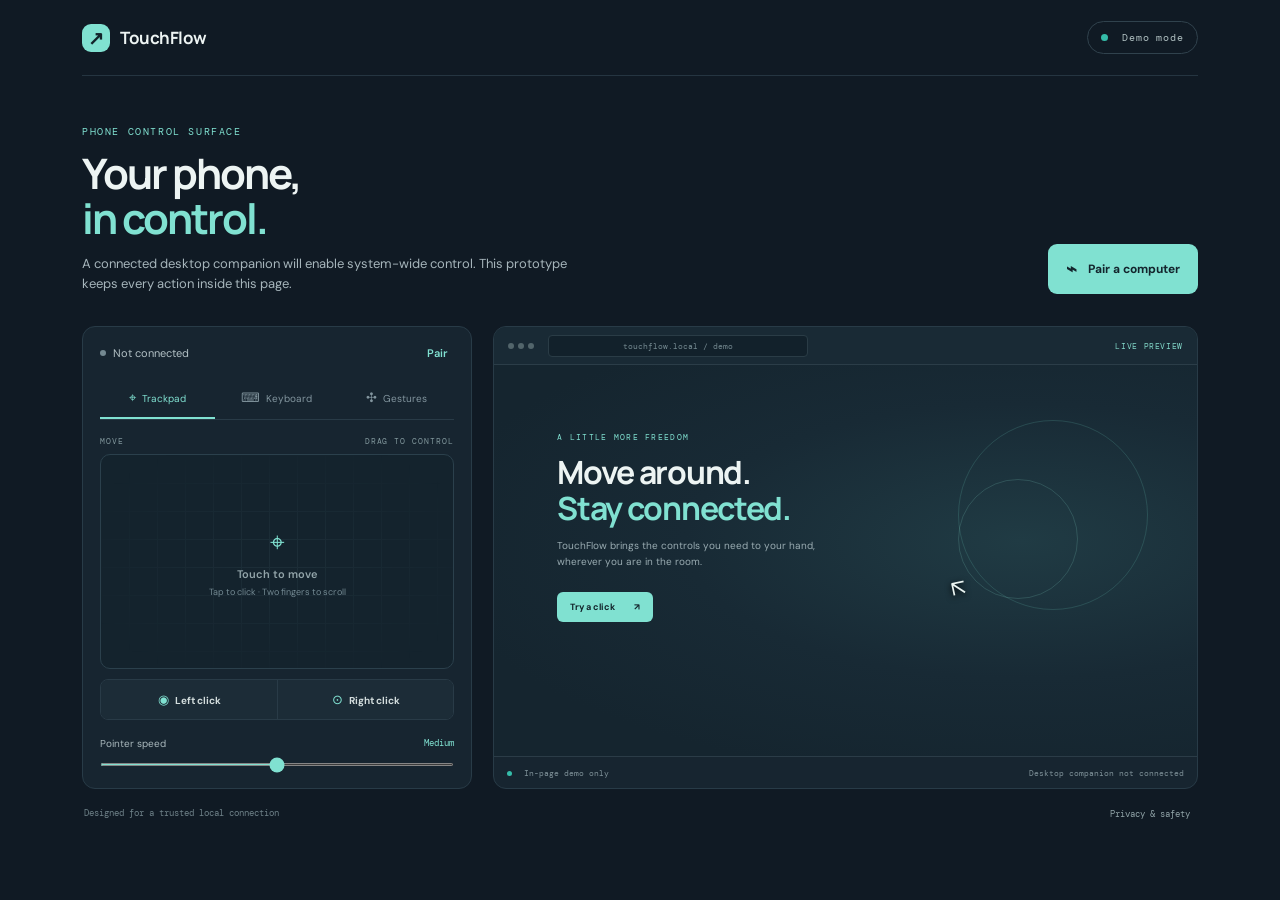
<file: index.html>
<!doctype html>
<html lang="en">
  <head>
    <meta charset="utf-8" />
    <meta name="viewport" content="width=device-width, initial-scale=1, viewport-fit=cover" />
    <meta name="theme-color" content="#101a24" />
    <title>TouchFlow — Control surface demo</title>
    <link rel="stylesheet" href="styles.css" />
  </head>
  <body>
    <main class="shell">
      <header class="topbar">
        <a class="brand" href="#" aria-label="TouchFlow home"><span class="brand-mark">↗</span> TouchFlow</a>
        <div class="demo-pill"><span></span> Demo mode</div>
      </header>

      <section class="intro">
        <div>
          <p class="eyebrow">PHONE CONTROL SURFACE</p>
          <h1>Your phone,<br /><em>in control.</em></h1>
          <p class="lede">A connected desktop companion will enable system-wide control. This prototype keeps every action inside this page.</p>
        </div>
        <button class="pair-button" id="pairButton" type="button"><span>⌁</span> Pair a computer</button>
      </section>

      <div class="workspace">
        <section class="controller" aria-label="TouchFlow controller">
          <div class="connection-row"><span class="connection-dot"></span><span id="connectionLabel">Not connected</span><button id="pairSmall" class="text-button" type="button">Pair</button></div>
          <nav class="mode-tabs" aria-label="Control modes">
            <button class="mode-tab active" data-mode="trackpad" type="button">⌖ <span>Trackpad</span></button>
            <button class="mode-tab" data-mode="keyboard" type="button">⌨ <span>Keyboard</span></button>
            <button class="mode-tab" data-mode="gestures" type="button">✣ <span>Gestures</span></button>
          </nav>

          <div class="mode-view active" id="trackpadView">
            <div class="surface-hint"><span>MOVE</span><span>DRAG TO CONTROL</span></div>
            <div class="touch-surface" id="touchSurface" aria-label="Trackpad demo surface" role="application">
              <div class="surface-grid"></div>
              <div class="surface-center"><div class="touch-icon">⌖</div><strong>Touch to move</strong><small>Tap to click · Two fingers to scroll</small></div>
              <div class="surface-crosshair" id="surfacePointer"></div>
              <div class="surface-toast" id="surfaceToast" aria-live="polite"></div>
            </div>
            <div class="click-controls"><button class="click-button" id="leftClick" type="button"><span>◉</span><b>Left click</b></button><button class="click-button" id="rightClick" type="button"><span>⊙</span><b>Right click</b></button></div>
            <div class="sensitivity"><div><span>Pointer speed</span><b id="speedValue">Medium</b></div><input id="sensitivity" type="range" min="1" max="5" value="3" aria-label="Pointer speed" /></div>
          </div>

          <div class="mode-view" id="keyboardView">
            <label class="field-label" for="keyboardInput">Type a message</label>
            <textarea id="keyboardInput" rows="4" placeholder="Text appears in the demo preview…"></textarea>
            <div class="key-row"><button data-key="Escape" type="button">Esc</button><button data-key="Tab" type="button">Tab</button><button data-key="←" type="button">←</button><button data-key="↑" type="button">↑</button><button data-key="↓" type="button">↓</button><button data-key="→" type="button">→</button><button data-key="Enter" type="button">↵ Enter</button></div>
            <div class="key-preview"><span>PAGE PREVIEW</span><p id="typedPreview">Your text will appear here.</p></div>
            <p class="micro-note">Demo mode shows text here only. A desktop companion is needed to type into other apps.</p>
          </div>

          <div class="mode-view" id="gesturesView">
            <div class="gesture-list">
              <div class="gesture-card"><span class="gesture-glyph">↕</span><div><b>Two-finger scroll</b><small>Move two fingers up or down</small></div><kbd>Scroll</kbd></div>
              <div class="gesture-card"><span class="gesture-glyph">⇆</span><div><b>Two-finger swipe</b><small>Move left or right</small></div><kbd>Navigate</kbd></div>
              <div class="gesture-card"><span class="gesture-glyph">●</span><div><b>Three-finger tap</b><small>Tap with three fingers</small></div><kbd>Show desktop</kbd></div>
            </div>
            <div class="gesture-preview"><span>GESTURE PREVIEW</span><strong id="gesturePreview">Try a gesture above</strong></div>
            <p class="micro-note">Gestures are previews in this prototype. Desktop actions will require the companion.</p>
          </div>
        </section>

        <section class="desktop-demo" aria-label="Desktop page demo">
          <div class="desktop-top"><div class="window-dots"><i></i><i></i><i></i></div><div class="address">touchflow.local / demo</div><span class="live-indicator">LIVE PREVIEW</span></div>
          <div class="desktop-content">
            <div class="desktop-copy"><p class="eyebrow">A LITTLE MORE FREEDOM</p><h2>Move around.<br /><em>Stay connected.</em></h2><p>TouchFlow brings the controls you need to your hand, wherever you are in the room.</p><button id="demoAction" class="demo-action" type="button">Try a click <span>↗</span></button></div>
            <div class="demo-orb orb-one"></div><div class="demo-orb orb-two"></div>
            <div class="demo-cursor" id="desktopCursor"><span></span></div>
          </div>
          <div class="desktop-footer"><span><i class="green-dot"></i> In-page demo only</span><span>Desktop companion not connected</span></div>
        </section>
      </div>
      <footer class="footer"><span>Designed for a trusted local connection</span><button id="privacyButton" type="button">Privacy & safety</button></footer>
    </main>
    <dialog id="infoDialog"><div class="dialog-head"><span class="brand-mark">↗</span><button id="closeDialog" aria-label="Close" type="button">×</button></div><p class="eyebrow" id="dialogEyebrow">PAIRING</p><h2 id="dialogTitle">Desktop companion coming next</h2><p id="dialogBody">Pairing will be enabled when the standalone desktop companion is ready. For now, try the in-page pointer, keyboard preview, and gesture panel.</p><button class="dialog-ok" id="dialogOk" type="button">Got it</button></dialog>
    <script src="app.js"></script>
  </body>
</html>
</file>
<file: styles.css>
@import url('https://fonts.googleapis.com/css2?family=DM+Mono:wght@400;500&family=DM+Sans:wght@400;500;600;700&family=Manrope:wght@400;500;600;700;800&display=swap');
:root{color-scheme:dark;--bg:#101a24;--panel:#172530;--panel2:#1c2c38;--line:#293b47;--text:#edf4f3;--muted:#9aadb3;--teal:#80e1d1;--teal2:#35bca9;--mono:'DM Mono',monospace;--sans:'DM Sans',sans-serif;--display:'Manrope',sans-serif}
*{box-sizing:border-box}body{margin:0;background:var(--bg);color:var(--text);font-family:var(--sans);min-height:100vh}.shell{max-width:1200px;margin:auto;padding:0 42px}.topbar{height:76px;border-bottom:1px solid #253541;display:flex;align-items:center;justify-content:space-between}.brand{font:700 17px var(--display);letter-spacing:-.5px;color:var(--text);text-decoration:none;display:flex;gap:10px;align-items:center}.brand-mark{display:grid;place-items:center;width:28px;height:28px;border-radius:9px;background:var(--teal);color:#13232b;font-size:19px;font-weight:800}.demo-pill{font:10px var(--mono);letter-spacing:.09em;color:#b2c2c3;border:1px solid #30424d;border-radius:30px;padding:9px 13px}.demo-pill span,.connection-dot,.green-dot{display:inline-block;width:7px;height:7px;border-radius:50%;background:var(--teal2);margin-right:7px}.intro{display:flex;justify-content:space-between;align-items:end;padding:49px 0 32px}.eyebrow{font:10px var(--mono);letter-spacing:.16em;color:var(--teal);margin:0 0 13px}.intro h1{font:700 42px/1.06 var(--display);letter-spacing:-2px;margin:0}.intro h1 em,.desktop-copy h2 em{color:var(--teal);font-style:normal}.lede{color:#a6b5bb;max-width:490px;line-height:1.55;margin:14px 0 0;font-size:13px}.pair-button{border:0;background:var(--teal);color:#13252d;padding:13px 18px;border-radius:9px;font:700 12px var(--sans);cursor:pointer}.pair-button span{font-size:18px;vertical-align:-2px;margin-right:8px}.workspace{display:grid;grid-template-columns: minmax(300px,390px) minmax(400px,1fr);gap:21px;align-items:stretch}.controller,.desktop-demo{background:var(--panel);border:1px solid #283b47;border-radius:13px;overflow:hidden}.controller{padding:17px}.connection-row{display:flex;align-items:center;color:#b3c1c5;font-size:11px;margin:1px 0 17px}.connection-dot{width:6px;height:6px;background:#748991}.text-button{margin-left:auto;background:none;border:0;color:var(--teal);font:600 11px var(--sans);cursor:pointer}.mode-tabs{display:flex;border-bottom:1px solid var(--line);gap:4px}.mode-tab{flex:1;padding:11px 3px;background:none;border:0;color:#82959e;font:13px var(--sans);cursor:pointer;border-bottom:2px solid transparent}.mode-tab span{font-size:10px;margin-left:3px}.mode-tab.active{color:var(--teal);border-bottom-color:var(--teal)}.mode-view{display:none;padding-top:16px}.mode-view.active{display:block}.surface-hint{display:flex;justify-content:space-between;font:8px var(--mono);letter-spacing:.12em;color:#81979c;margin-bottom:8px}.touch-surface{height:215px;background:#14232d;border:1px solid #2b404c;border-radius:10px;position:relative;overflow:hidden;touch-action:none;user-select:none}.surface-grid{position:absolute;inset:0;opacity:.18;background-image:linear-gradient(#45606a 1px,transparent 1px),linear-gradient(90deg,#45606a 1px,transparent 1px);background-size:28px 28px;mask-image:radial-gradient(ellipse at center,#000 10%,transparent 85%)}.surface-center{position:absolute;inset:0;display:flex;align-items:center;justify-content:center;flex-direction:column;color:#92a4a9;pointer-events:none}.touch-icon{font-size:26px;color:#80e1d1;margin-bottom:8px}.surface-center strong{font-size:11px;font-weight:600}.surface-center small{font-size:9px;margin-top:5px;color:#738992}.surface-crosshair{position:absolute;left:50%;top:50%;width:16px;height:16px;transform:translate(-50%,-50%);opacity:0;pointer-events:none}.surface-crosshair:before,.surface-crosshair:after{content:'';position:absolute;background:var(--teal);box-shadow:0 0 9px #80e1d188}.surface-crosshair:before{width:1px;height:18px;left:8px;top:-1px}.surface-crosshair:after{height:1px;width:18px;top:8px;left:-1px}.surface-toast{position:absolute;bottom:12px;left:50%;transform:translateX(-50%);font:9px var(--mono);color:var(--teal);opacity:0;transition:opacity .2s}.click-controls{display:grid;grid-template-columns:1fr 1fr;border:1px solid var(--line);border-radius:8px;margin-top:10px;overflow:hidden}.click-button{background:#1c2c37;border:0;padding:11px;color:#d3dddd;font:10px var(--sans);cursor:pointer}.click-button+button{border-left:1px solid var(--line)}.click-button span{color:var(--teal);margin-right:6px;font-size:13px}.click-button:active,.click-button.flash{background:#24434a}.sensitivity{margin-top:17px}.sensitivity div{display:flex;justify-content:space-between;font-size:10px;color:#aab9bd}.sensitivity b{font:9px var(--mono);color:var(--teal)}input[type=range]{width:100%;height:3px;margin:12px 0 0;accent-color:var(--teal)}.desktop-demo{display:flex;flex-direction:column;min-height:365px}.desktop-top{height:38px;display:flex;align-items:center;padding:0 14px;background:#192a35;border-bottom:1px solid #2b3d48;gap:14px}.window-dots{display:flex;gap:4px}.window-dots i{width:6px;height:6px;border-radius:50%;background:#52656b}.address{background:#12212b;border:1px solid #2a3c46;border-radius:4px;color:#758a91;font:8px var(--mono);padding:5px 12px;flex:1;text-align:center;max-width:260px}.live-indicator{margin-left:auto;font:8px var(--mono);letter-spacing:.08em;color:#83d9ca}.desktop-content{flex:1;min-height:284px;position:relative;overflow:hidden;background:radial-gradient(ellipse at 75% 45%,#203b44 0%,#182a35 45%,#15252f 80%)}.desktop-copy{position:absolute;left:9%;top:17%;z-index:2;max-width:310px}.desktop-copy .eyebrow{font-size:8px}.desktop-copy h2{font:700 32px/1.12 var(--display);letter-spacing:-1.3px;margin:0 0 12px}.desktop-copy>p:not(.eyebrow){font-size:10px;line-height:1.6;color:#9aacb2;max-width:260px}.demo-action{margin-top:12px;background:var(--teal);border:0;border-radius:6px;color:#12242b;padding:9px 13px;font:700 9px var(--sans);cursor:pointer}.demo-action span{padding-left:17px}.demo-orb{position:absolute;border:1px solid #69cbbb30;border-radius:50%;right:7%;top:14%;width:190px;height:190px}.orb-two{width:120px;height:120px;right:17%;top:29%;border-color:#8ee8d22b}.demo-cursor{position:absolute;left:65%;top:53%;width:0;height:0;transition:left .1s,top .1s;z-index:3;pointer-events:none}.demo-cursor:before{content:'↖';position:absolute;font-size:23px;color:#ebf5f2;text-shadow:0 2px 6px #000;transform:rotate(-12deg)}.demo-cursor span{position:absolute;top:20px;left:14px;border-radius:30px;background:#12242a;color:var(--teal);padding:4px 7px;font:7px var(--mono);white-space:nowrap;opacity:0;transition:opacity .15s}.demo-cursor.moved span{opacity:1}.desktop-footer{height:32px;display:flex;align-items:center;justify-content:space-between;padding:0 13px;color:#80939a;font:8px var(--mono);border-top:1px solid #2b3c47}.desktop-footer .green-dot{width:5px;height:5px}.field-label{display:block;color:#aebdc0;font-size:10px;margin:0 0 8px}textarea{display:block;width:100%;resize:vertical;background:#12212b;border:1px solid #2a3e49;border-radius:8px;color:#edf4f3;padding:12px;font:12px/1.5 var(--sans);outline:none}textarea:focus{border-color:#66cdbd}.key-row{display:flex;gap:5px;margin:10px 0}.key-row button{flex:1;min-width:0;border:1px solid #344955;background:#1b2c37;border-radius:5px;color:#bbcbcd;padding:7px 2px;font:9px var(--mono);cursor:pointer}.key-preview,.gesture-preview{margin-top:12px;padding:12px;border:1px solid #293d49;border-radius:8px;background:#14242e}.key-preview span,.gesture-preview span{font:8px var(--mono);letter-spacing:.1em;color:#82969b}.key-preview p{margin:7px 0 0;min-height:20px;color:#d5e3e1;font-size:11px;overflow-wrap:anywhere}.micro-note{font-size:9px;line-height:1.45;color:#81949a}.gesture-list{display:flex;flex-direction:column;gap:7px}.gesture-card{display:flex;align-items:center;gap:10px;padding:10px;background:#1a2a35;border:1px solid #293c47;border-radius:8px}.gesture-glyph{width:27px;height:27px;display:grid;place-items:center;color:var(--teal);background:#213a43;border-radius:7px;font-size:15px}.gesture-card div{display:flex;flex-direction:column;gap:3px;flex:1}.gesture-card b{font-size:10px}.gesture-card small{font-size:8px;color:#8ea1a6}.gesture-card kbd{font:8px var(--mono);color:#9db3b5;background:#12232d;padding:5px 7px;border-radius:4px}.gesture-preview{display:flex;justify-content:space-between;align-items:center}.gesture-preview strong{font-size:10px;color:var(--teal)}.footer{display:flex;justify-content:space-between;padding:18px 2px 30px;color:#6f8289;font:9px var(--mono)}.footer button{background:none;border:0;color:#91a4a8;font:inherit;cursor:pointer}dialog{width:min(390px,calc(100% - 32px));border:1px solid #354a55;border-radius:13px;background:#172832;color:var(--text);padding:22px;box-shadow:0 20px 70px #0009}dialog::backdrop{background:#081017bb;backdrop-filter:blur(3px)}.dialog-head{display:flex;justify-content:space-between}.dialog-head button{background:none;border:0;color:#9eb0b4;font-size:22px;cursor:pointer}.dialog-ok{width:100%;margin-top:10px;padding:11px;background:var(--teal);border:0;border-radius:7px;color:#11232a;font:700 11px var(--sans);cursor:pointer}dialog h2{font:700 22px var(--display);margin:4px 0 9px}dialog p:not(.eyebrow){font-size:12px;line-height:1.6;color:#a6b6bb}
@media(max-width:800px){.shell{padding:0 22px}.workspace{grid-template-columns:1fr}.desktop-demo{min-height:330px}.intro{padding-top:36px}.intro h1{font-size:37px}.lede{max-width:380px}.pair-button{white-space:nowrap}}
@media(max-width:480px){.shell{padding:0 14px}.topbar{height:60px}.intro{display:block;padding:30px 0 20px}.intro h1{font-size:34px}.lede{font-size:12px}.pair-button{margin-top:17px;width:100%}.controller{padding:13px}.mode-tab{font-size:12px}.mode-tab span{font-size:9px}.touch-surface{height:clamp(210px,35vh,300px)}.desktop-demo{min-height:290px}.desktop-content{min-height:245px}.desktop-copy{left:7%;top:16%}.desktop-copy h2{font-size:27px}.demo-orb{width:140px;height:140px;right:-3%}.orb-two{width:90px;height:90px;right:15%}.footer{font-size:8px}.key-row button{font-size:8px}}

.touch-surface,.touch-surface *{-webkit-user-select:none;user-select:none;-webkit-touch-callout:none;-webkit-user-drag:none}
</file>
